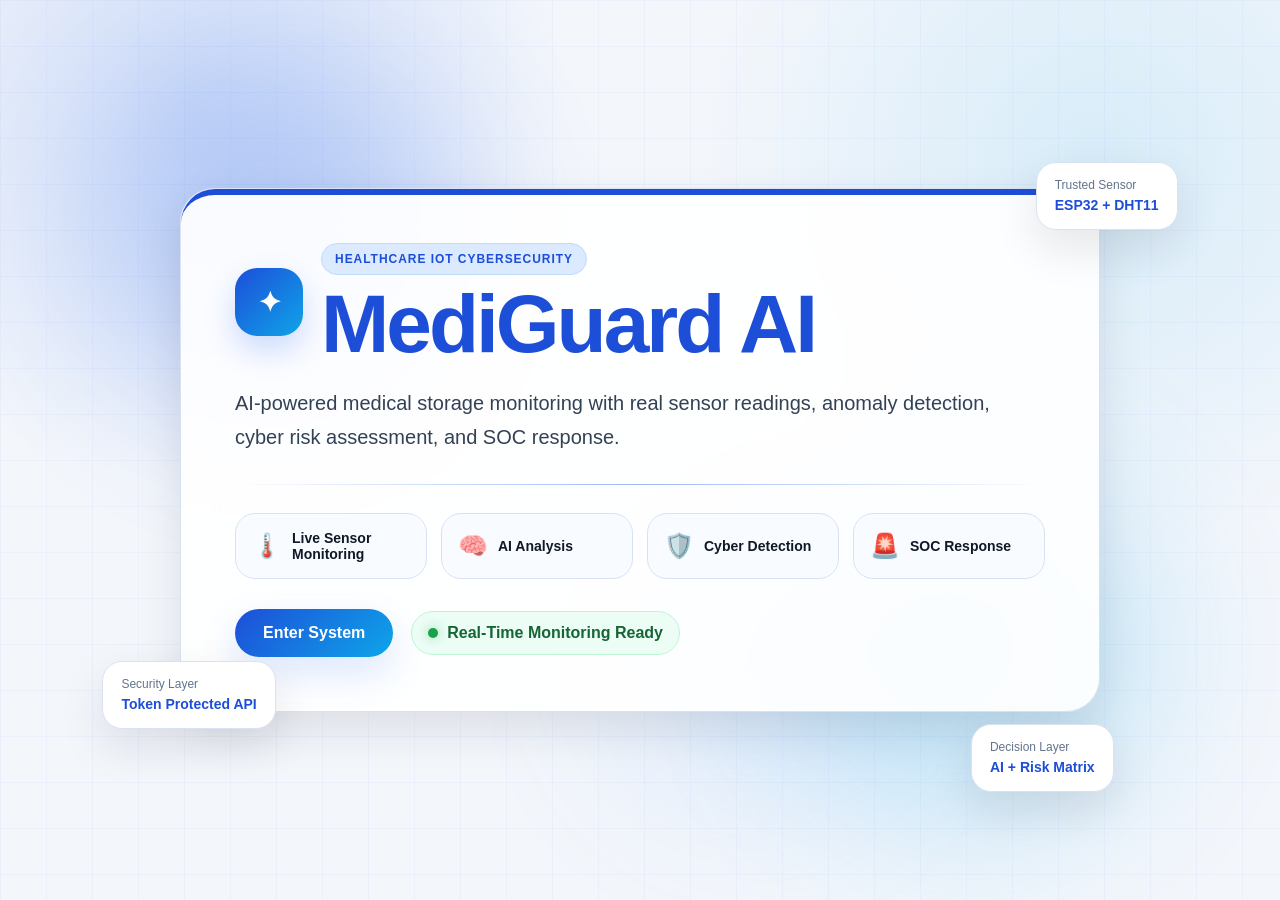
<file: templates/welcome.html>
<!DOCTYPE html>
<html>
<head>
    <title>Welcome to MediGuard AI</title>
    <link rel="stylesheet" href="/static/style.css">
</head>
<body class="welcome-body">

<div class="presentation-bg">
    <div class="bg-grid"></div>
    <div class="glow glow-one"></div>
    <div class="glow glow-two"></div>
    <div class="glow glow-three"></div>
</div>

<div class="welcome-shell">

    <div class="hero-card presentation-enter">

        <div class="hero-top">
            <div class="logo-badge premium-logo">✦</div>
            <div>
                <span class="system-label">Healthcare IoT Cybersecurity</span>
                <h1>MediGuard AI</h1>
            </div>
        </div>

        <p class="hero-subtitle">
            AI-powered medical storage monitoring with real sensor readings,
            anomaly detection, cyber risk assessment, and SOC response.
        </p>

        <div class="hero-divider"></div>

        <div class="feature-strip">
            <div class="feature-pill">
                <span>🌡️</span>
                <b>Live Sensor Monitoring</b>
            </div>

            <div class="feature-pill">
                <span>🧠</span>
                <b>AI Analysis</b>
            </div>

            <div class="feature-pill">
                <span>🛡️</span>
                <b>Cyber Detection</b>
            </div>

            <div class="feature-pill">
                <span>🚨</span>
                <b>SOC Response</b>
            </div>
        </div>

        <div class="hero-action-row">
            <a href="/login" class="start-btn premium-start">
                Enter System
            </a>

            <div class="status-chip">
                <span class="status-dot-live"></span>
                Real-Time Monitoring Ready
            </div>
        </div>

    </div>

    <div class="floating-card floating-card-one">
        <span>Trusted Sensor</span>
        <b>ESP32 + DHT11</b>
    </div>

    <div class="floating-card floating-card-two">
        <span>Security Layer</span>
        <b>Token Protected API</b>
    </div>

    <div class="floating-card floating-card-three">
        <span>Decision Layer</span>
        <b>AI + Risk Matrix</b>
    </div>

</div>

</body>
</html>
</file>
<file: static/style.css>
* {
    box-sizing: border-box;
}

:root {
    --light-bg: #f3f6fb;
    --light-card: #ffffff;
    --light-soft: #eef4ff;
    --light-border: #d9e2f2;

    --dark-bg: #050b18;
    --dark-card: rgba(23, 32, 51, 0.88);
    --dark-border: rgba(148, 163, 184, 0.16);

    --text-dark: #111827;
    --text-muted: #64748b;
    --text-soft: #334155;

    --text-light: #f8fafc;
    --text-light-muted: #94a3b8;
    --text-light-soft: #cbd5e1;

    --blue: #1d4ed8;
    --blue-2: #0ea5e9;
    --green: #16a34a;
    --yellow: #f59e0b;
    --orange: #f97316;
    --red: #dc2626;
    --purple: #6366f1;

    --shadow-light: 0 18px 45px rgba(15, 23, 42, 0.10);
    --shadow-dark: 0 18px 45px rgba(0, 0, 0, 0.28);
}

body {
    margin: 0;
    font-family: Inter, "Segoe UI", Arial, sans-serif;
    background: var(--light-bg);
    color: var(--text-dark);
}

a {
    text-decoration: none;
}

/* =========================
   Shared Background
   ========================= */

.presentation-bg,
.dashboard-bg {
    position: fixed;
    inset: 0;
    overflow: hidden;
    z-index: 0;
    pointer-events: none;
    background:
        radial-gradient(circle at 15% 12%, rgba(37, 99, 235, 0.16), transparent 28%),
        radial-gradient(circle at 86% 18%, rgba(14, 165, 233, 0.12), transparent 30%),
        #f3f6fb;
}

.bg-grid {
    position: absolute;
    inset: 0;
    background-image:
        linear-gradient(rgba(37, 99, 235, 0.08) 1px, transparent 1px),
        linear-gradient(90deg, rgba(37, 99, 235, 0.08) 1px, transparent 1px);
    background-size: 46px 46px;
    opacity: 0.45;
}

.glow,
.dash-glow {
    position: absolute;
    border-radius: 50%;
    filter: blur(80px);
    opacity: 0.22;
}

.glow-one,
.dash-glow-one {
    background: #2563eb;
    width: 360px;
    height: 360px;
    top: 6%;
    left: 8%;
}

.glow-two,
.dash-glow-two {
    background: #0ea5e9;
    width: 360px;
    height: 360px;
    bottom: 8%;
    right: 10%;
}

.glow-three,
.dash-glow-red {
    background: #60a5fa;
    width: 280px;
    height: 280px;
    top: 58%;
    left: 48%;
    opacity: 0.16;
}

/* =========================
   Welcome + Login
   ========================= */

.welcome-body {
    min-height: 100vh;
    background: var(--light-bg);
}

.welcome-shell {
    min-height: 100vh;
    display: grid;
    place-items: center;
    position: relative;
    overflow: hidden;
    padding: 28px;
}

.hero-card,
.login-card {
    width: min(920px, 92%);
    position: relative;
    z-index: 2;
    padding: 54px;
    border-radius: 34px;
    background: rgba(255, 255, 255, 0.92);
    border: 1px solid var(--light-border);
    backdrop-filter: blur(18px);
    box-shadow: var(--shadow-light);
}

.hero-card::before,
.login-card::before {
    content: "";
    position: absolute;
    inset: 0;
    border-radius: 34px;
    border-top: 6px solid var(--blue);
    pointer-events: none;
}

.presentation-enter {
    animation: presentationEnter 0.8s ease forwards;
}

.hero-top {
    display: flex;
    align-items: center;
    gap: 18px;
    margin-bottom: 24px;
}

.logo-badge,
.logo-dot,
.form-badge {
    width: 54px;
    height: 54px;
    margin: 0 auto 18px;
    border-radius: 18px;
    display: grid;
    place-items: center;
    color: white;
    background: linear-gradient(135deg, #1d4ed8, #0ea5e9);
    font-weight: 900;
    box-shadow: 0 14px 30px rgba(37, 99, 235, 0.22);
}

.premium-logo {
    width: 68px;
    height: 68px;
    margin: 0;
    border-radius: 22px;
    font-size: 28px;
}

.system-label,
.page-kicker {
    display: inline-flex;
    align-items: center;
    width: fit-content;
    padding: 8px 13px;
    border-radius: 999px;
    color: var(--blue);
    background: #dbeafe;
    border: 1px solid #bfdbfe;
    font-size: 12px;
    font-weight: 900;
    letter-spacing: 0.08em;
    text-transform: uppercase;
}

.cyber-kicker {
    color: #fecaca;
    background: rgba(239, 68, 68, 0.12);
    border-color: rgba(239, 68, 68, 0.25);
}

.hero-card h1,
.login-card h1 {
    margin: 10px 0 0;
    font-size: clamp(42px, 7vw, 82px);
    letter-spacing: -3px;
    color: var(--blue);
    line-height: 0.95;
}

.hero-subtitle {
    max-width: 780px;
    color: var(--text-soft);
    font-size: 20px;
    line-height: 1.7;
    margin: 0 0 30px;
}

.hero-divider {
    height: 1px;
    width: 100%;
    background: linear-gradient(90deg, transparent, rgba(37, 99, 235, 0.45), transparent);
    margin: 28px 0;
}

.feature-strip {
    display: grid;
    grid-template-columns: repeat(4, 1fr);
    gap: 14px;
    margin-bottom: 30px;
}

.feature-pill {
    padding: 16px;
    border-radius: 20px;
    background: #f8fbff;
    border: 1px solid var(--light-border);
    display: flex;
    align-items: center;
    gap: 10px;
    transition: 0.25s ease;
}

.feature-pill:hover {
    transform: translateY(-5px);
    border-color: #93c5fd;
    box-shadow: 0 18px 40px rgba(37, 99, 235, 0.12);
}

.feature-pill span {
    font-size: 24px;
}

.feature-pill b {
    color: var(--text-dark);
    font-size: 14px;
}

.hero-action-row {
    display: flex;
    align-items: center;
    gap: 18px;
    flex-wrap: wrap;
}

.start-btn {
    display: inline-block;
    padding: 15px 28px;
    color: white;
    background: linear-gradient(135deg, #1d4ed8, #0ea5e9);
    border-radius: 999px;
    font-weight: 900;
    box-shadow: 0 16px 40px rgba(37, 99, 235, 0.18);
    transition: 0.25s;
}

.start-btn:hover {
    transform: translateY(-3px);
}

.status-chip {
    display: inline-flex;
    align-items: center;
    gap: 9px;
    padding: 12px 16px;
    border-radius: 999px;
    background: #ecfdf5;
    border: 1px solid #bbf7d0;
    color: #166534;
    font-weight: 800;
}

.status-dot-live {
    width: 10px;
    height: 10px;
    border-radius: 50%;
    background: var(--green);
    box-shadow: 0 0 12px rgba(22, 163, 74, 0.45);
}

.floating-card {
    position: absolute;
    z-index: 3;
    padding: 15px 18px;
    border-radius: 20px;
    background: white;
    border: 1px solid var(--light-border);
    box-shadow: var(--shadow-light);
    animation: floatCard 4s ease-in-out infinite;
}

.floating-card span {
    display: block;
    color: var(--text-muted);
    font-size: 12px;
    margin-bottom: 4px;
}

.floating-card b {
    color: var(--blue);
    font-size: 14px;
}

.floating-card-one {
    top: 18%;
    right: 8%;
}

.floating-card-two {
    bottom: 19%;
    left: 8%;
    animation-delay: 0.6s;
}

.floating-card-three {
    bottom: 12%;
    right: 13%;
    animation-delay: 1.1s;
}

.login-card {
    width: min(560px, 94%);
    padding: 42px;
}

.login-header {
    text-align: center;
    margin-bottom: 26px;
}

.login-header .system-label {
    margin: 0 auto;
}

.login-card h1 {
    font-size: clamp(34px, 5vw, 54px);
    letter-spacing: -1.5px;
}

.login-card p {
    color: var(--text-muted);
    line-height: 1.6;
    margin: 12px 0 0;
}

.login-form label,
label {
    display: block;
    margin: 14px 0 8px;
    color: var(--text-dark);
    font-weight: 900;
}

.input-wrap {
    display: flex;
    align-items: center;
    gap: 12px;
    border-radius: 16px;
    border: 1px solid var(--light-border);
    background: white;
    padding: 0 13px;
    transition: 0.25s ease;
}

.input-wrap:focus-within {
    border-color: var(--blue);
    box-shadow: 0 0 0 4px rgba(37, 99, 235, 0.10);
}

.input-wrap input {
    width: 100%;
    border: none;
    box-shadow: none;
    background: transparent;
    padding: 14px 0;
    color: var(--text-dark);
}

input,
select {
    width: 100%;
    padding: 13px;
    border-radius: 14px;
    border: 1px solid var(--light-border);
    background: white;
    color: var(--text-dark);
}

input:focus,
select:focus,
.input-wrap input:focus {
    outline: none;
}

.form-actions {
    display: flex;
    gap: 10px;
    margin-top: 22px;
}

.role-cards {
    margin-top: 24px;
    display: grid;
    grid-template-columns: 1fr 1fr;
    gap: 14px;
}

.role-card {
    display: flex;
    gap: 12px;
    align-items: center;
    padding: 16px;
    border-radius: 20px;
    background: #f8fbff;
    border: 1px solid var(--light-border);
    transition: 0.25s ease;
}

.role-card:hover {
    transform: translateY(-4px);
}

.role-card span {
    font-size: 26px;
}

.role-card b {
    color: var(--text-dark);
}

.role-card p {
    margin: 3px 0;
    font-size: 13px;
    color: var(--text-muted);
}

.role-card small {
    color: var(--blue);
    font-weight: 800;
}

.error-box {
    background: #fee2e2;
    color: #991b1b;
    border: 1px solid #fecaca;
    padding: 12px 14px;
    border-radius: 14px;
    margin-bottom: 16px;
    font-weight: 800;
}

/* =========================
   Layout
   ========================= */

.app-layout {
    min-height: 100vh;
    display: grid;
    grid-template-columns: 260px 1fr;
    position: relative;
    z-index: 1;
}

.sidebar {
    background: rgba(255, 255, 255, 0.94);
    border-right: 1px solid var(--light-border);
    padding: 26px;
    position: sticky;
    top: 0;
    height: 100vh;
    backdrop-filter: blur(18px);
    box-shadow: 14px 0 45px rgba(15, 23, 42, 0.08);
}

.side-logo {
    display: flex;
    align-items: center;
    gap: 12px;
    margin-bottom: 35px;
}

.side-logo .logo-dot {
    width: 42px;
    height: 42px;
    margin: 0;
}

.side-logo h2 {
    margin: 0;
    color: var(--blue);
}

.side-logo span {
    color: var(--text-muted);
    font-size: 12px;
    font-weight: 800;
}

.sidebar nav {
    display: grid;
    gap: 10px;
}

.sidebar nav a {
    color: var(--text-muted);
    padding: 13px 14px;
    border-radius: 14px;
    font-weight: 800;
    transition: 0.25s ease;
    border: 1px solid transparent;
}

.sidebar nav a.active,
.sidebar nav a:hover {
    color: var(--blue);
    background: #dbeafe;
    border-color: #bfdbfe;
    transform: translateX(4px);
}

.side-note {
    position: absolute;
    bottom: 26px;
    left: 26px;
    right: 26px;
    padding: 16px;
    border-radius: 18px;
    background: #f8fbff;
    border: 1px solid var(--light-border);
}

.side-note span {
    display: block;
    color: var(--text-muted);
    font-size: 13px;
    margin-bottom: 6px;
}

.side-note b {
    color: var(--blue);
}

.main-content {
    padding: 32px;
    overflow-x: hidden;
}

.page-enter,
.animated-panel,
.stat-card {
    animation: dashboardRise 0.55s ease both;
}

.topbar {
    display: flex;
    justify-content: space-between;
    align-items: center;
    margin-bottom: 26px;
}

.topbar h1 {
    margin: 8px 0 0;
    font-size: 38px;
    letter-spacing: -1.4px;
    color: var(--blue);
}

.topbar p {
    margin: 8px 0 0;
    color: var(--text-muted);
}

.top-actions {
    display: flex;
    gap: 10px;
}

/* Buttons */
.btn-primary,
.btn-secondary,
.btn-alert-sound {
    border: none;
    border-radius: 999px;
    padding: 12px 18px;
    font-weight: 900;
    cursor: pointer;
    display: inline-block;
    transition: 0.25s ease;
}

.btn-primary,
.btn-alert-sound,
.start-btn {
    background: linear-gradient(135deg, #1d4ed8, #0ea5e9);
    color: white;
    box-shadow: 0 16px 38px rgba(37, 99, 235, 0.16);
}

.btn-alert-sound {
    margin-top: 14px;
}

.btn-secondary {
    background: white;
    color: var(--blue);
    border: 1px solid var(--light-border);
}

.btn-primary:hover,
.btn-secondary:hover,
.btn-alert-sound:hover {
    transform: translateY(-3px);
}

/* Stats */
.stats-grid {
    display: grid;
    grid-template-columns: repeat(4, minmax(150px, 1fr));
    gap: 16px;
    margin-bottom: 24px;
}

.stat-card {
    padding: 20px;
    border-radius: 22px;
    background: white;
    border: 1px solid var(--light-border);
    box-shadow: var(--shadow-light);
    border-left: 5px solid var(--blue);
    position: relative;
    overflow: hidden;
    transition: 0.25s ease;
}

.stat-card:hover {
    transform: translateY(-5px);
    border-color: #93c5fd;
}

.stat-card span {
    color: var(--text-muted);
    font-size: 13px;
    font-weight: 900;
}

.stat-card h2 {
    font-size: 34px;
    margin: 10px 0 0;
    color: var(--blue);
}

.stat-card.tone-success,
.stat-card.success {
    border-left-color: var(--green);
    background: linear-gradient(135deg, rgba(22, 163, 74, 0.18), rgba(255, 255, 255, 0.96));
    box-shadow: 0 18px 40px rgba(22, 163, 74, 0.12);
    animation: statusPulseGreen 2.4s ease-in-out infinite alternate;
    color: var(--green);
}

.stat-card.tone-warning,
.stat-card.warning {
    border-left-color: var(--yellow);
    background: linear-gradient(135deg, rgba(245, 158, 11, 0.18), rgba(255, 255, 255, 0.96));
    box-shadow: 0 18px 40px rgba(245, 158, 11, 0.10);
    animation: statusPulseYellow 2.4s ease-in-out infinite alternate;
    color: #b45309;
}

.stat-card.tone-danger,
.stat-card.danger {
    border-left-color: var(--red);
    background: linear-gradient(135deg, rgba(220, 38, 38, 0.18), rgba(255, 255, 255, 0.96));
    box-shadow: 0 18px 40px rgba(220, 38, 38, 0.12);
    animation: statusPulseRed 2.4s ease-in-out infinite alternate;
    color: var(--red);
}

.stat-card.tone-cyan {
    border-left-color: var(--blue-2);
    background: linear-gradient(135deg, rgba(14, 165, 233, 0.16), rgba(255, 255, 255, 0.96));
    box-shadow: 0 18px 40px rgba(14, 165, 233, 0.10);
    animation: statusPulseCyan 2.6s ease-in-out infinite alternate;
    color: var(--blue-2);
}

.stat-card.tone-environment-critical {
    border-left-color: var(--orange);
    background: linear-gradient(135deg, rgba(249, 115, 22, 0.18), rgba(255, 255, 255, 0.96));
    box-shadow: 0 18px 40px rgba(249, 115, 22, 0.12);
    animation: statusPulseOrange 2.2s ease-in-out infinite alternate;
    color: var(--orange);
}

.stat-card.tone-live {
    border-left-color: var(--green);
    background: linear-gradient(135deg, rgba(34, 197, 94, 0.18), rgba(255, 255, 255, 0.96));
    box-shadow: 0 18px 40px rgba(34, 197, 94, 0.12);
    animation: liveBreathingPulse 2.4s ease-in-out infinite alternate;
    color: var(--green);
}

.stat-card.tone-stale {
    border-left-color: var(--yellow);
    background: linear-gradient(135deg, rgba(245, 158, 11, 0.14), rgba(255, 255, 255, 0.96));
    box-shadow: 0 18px 40px rgba(245, 158, 11, 0.10);
    animation: statusPulseYellow 2.6s ease-in-out infinite alternate;
    color: #b45309;
}

.stat-card.tone-offline {
    border-left-color: var(--red);
    background: linear-gradient(135deg, rgba(220, 38, 38, 0.14), rgba(255, 255, 255, 0.96));
    box-shadow: 0 18px 40px rgba(220, 38, 38, 0.12);
    animation: statusPulseRed 1.8s ease-in-out infinite alternate;
    color: var(--red);
}

.stat-card.tone-security-alert {
    border-left-color: var(--red);
    background: linear-gradient(135deg, rgba(220, 38, 38, 0.20), rgba(255, 255, 255, 0.96));
    box-shadow: 0 18px 40px rgba(220, 38, 38, 0.14);
    animation: statusPulseRed 1.5s ease-in-out infinite alternate;
    color: var(--red);
}

.stat-card.tone-success h2,
.stat-card.tone-warning h2,
.stat-card.tone-danger h2,
.stat-card.tone-cyan h2,
.stat-card.tone-environment-critical h2,
.stat-card.tone-live h2,
.stat-card.tone-stale h2,
.stat-card.tone-offline h2,
.stat-card.tone-security-alert h2 {
    color: inherit;
}

.stat-card.tone-success span,
.stat-card.tone-warning span,
.stat-card.tone-danger span,
.stat-card.tone-cyan span,
.stat-card.tone-environment-critical span,
.stat-card.tone-live span,
.stat-card.tone-stale span,
.stat-card.tone-offline span,
.stat-card.tone-security-alert span {
    color: var(--text-soft);
}

@keyframes statusPulseGreen {
    0% {
        box-shadow: 0 0 0 rgba(22, 163, 74, 0.0), 0 18px 40px rgba(22, 163, 74, 0.08);
    }
    100% {
        box-shadow: 0 0 22px rgba(22, 163, 74, 0.18), 0 18px 40px rgba(22, 163, 74, 0.14);
    }
}

@keyframes statusPulseYellow {
    0% {
        box-shadow: 0 0 0 rgba(245, 158, 11, 0.0), 0 18px 40px rgba(245, 158, 11, 0.06);
    }
    100% {
        box-shadow: 0 0 22px rgba(245, 158, 11, 0.18), 0 18px 40px rgba(245, 158, 11, 0.12);
    }
}

@keyframes statusPulseRed {
    0% {
        box-shadow: 0 0 0 rgba(220, 38, 38, 0.0), 0 18px 40px rgba(220, 38, 38, 0.08);
    }
    100% {
        box-shadow: 0 0 22px rgba(220, 38, 38, 0.18), 0 18px 40px rgba(220, 38, 38, 0.14);
    }
}

@keyframes statusPulseCyan {
    0% {
        box-shadow: 0 0 0 rgba(14, 165, 233, 0.0), 0 18px 40px rgba(14, 165, 233, 0.07);
    }
    100% {
        box-shadow: 0 0 22px rgba(14, 165, 233, 0.18), 0 18px 40px rgba(14, 165, 233, 0.12);
    }
}

@keyframes statusPulseOrange {
    0% {
        box-shadow: 0 0 0 rgba(249, 115, 22, 0.0), 0 18px 40px rgba(249, 115, 22, 0.07);
    }
    100% {
        box-shadow: 0 0 22px rgba(249, 115, 22, 0.16), 0 18px 40px rgba(249, 115, 22, 0.12);
    }
}

@keyframes liveBreathingPulse {
    0% {
        box-shadow: 0 0 0 rgba(34, 197, 94, 0.0), 0 18px 40px rgba(34, 197, 94, 0.08);
        transform: translateY(0);
    }
    50% {
        box-shadow: 0 0 16px rgba(34, 197, 94, 0.16), 0 18px 40px rgba(34, 197, 94, 0.12);
    }
    100% {
        box-shadow: 0 0 22px rgba(34, 197, 94, 0.22), 0 18px 40px rgba(34, 197, 94, 0.16);
        transform: translateY(-1px);
    }
}

/* Panels */
.panel {
    margin-bottom: 24px;
    padding: 22px;
    border-radius: 26px;
    background: white;
    border: 1px solid var(--light-border);
    box-shadow: var(--shadow-light);
}

.panel-head {
    display: flex;
    justify-content: space-between;
    margin-bottom: 16px;
}

.panel-head h2 {
    margin: 0;
    color: var(--blue);
}

.panel-head p {
    margin: 8px 0 0;
    color: var(--text-muted);
}

/* Tables */
.table-wrap {
    overflow-x: auto;
    border-radius: 18px;
}

#deviceEventsPanel .table-wrap {
    max-height: 360px;
    overflow-y: auto;
}

.matrix-toolbar {
    display: flex;
    justify-content: flex-end;
    margin: 14px 0 10px;
}

.matrix-filter-group {
    display: flex;
    flex-wrap: wrap;
    gap: 8px;
}

.matrix-filter {
    border: 1px solid var(--light-border);
    background: rgba(15, 23, 42, 0.92);
    color: var(--text-light-soft);
    border-radius: 999px;
    padding: 7px 10px;
    font-size: 12px;
    font-weight: 700;
    cursor: pointer;
    transition: 0.2s ease;
}

.matrix-filter:hover {
    filter: brightness(1.08);
}

.matrix-filter[data-filter="all"] {
    border-color: rgba(96, 165, 250, 0.75);
    color: #93c5fd;
}

.matrix-filter[data-filter="all"].active {
    background: #2563eb;
    border-color: #60a5fa;
    color: #ffffff;
}

.matrix-filter[data-filter="active"] {
    border-color: rgba(248, 113, 113, 0.75);
    color: #fca5a5;
}

.matrix-filter[data-filter="active"].active {
    background: #dc2626;
    border-color: #f87171;
    color: #ffffff;
}

.matrix-filter[data-filter="resolved"] {
    border-color: rgba(74, 222, 128, 0.75);
    color: #86efac;
}

.matrix-filter[data-filter="resolved"].active {
    background: #16a34a;
    border-color: #4ade80;
    color: #ffffff;
}

.matrix-filter[data-filter="inactive"] {
    border-color: rgba(148, 163, 184, 0.9);
    color: #cbd5e1;
}

.matrix-filter[data-filter="inactive"].active {
    background: #64748b;
    border-color: #cbd5e1;
    color: #ffffff;
}

.matrix-filter[data-filter="high"] {
    border-color: rgba(251, 146, 60, 0.8);
    color: #fdba74;
}

.matrix-filter[data-filter="high"].active {
    background: #f97316;
    border-color: #fdba74;
    color: #ffffff;
}

.matrix-filter[data-filter="untested"] {
    border-color: rgba(251, 191, 36, 0.85);
    color: #fcd34d;
}

.matrix-filter[data-filter="untested"].active {
    background: #f59e0b;
    border-color: #fcd34d;
    color: #ffffff;
}

.matrix-filter[data-filter="failed"] {
    border-color: rgba(248, 113, 113, 0.8);
    color: #fca5a5;
}

.matrix-filter[data-filter="failed"].active {
    background: #dc2626;
    border-color: #f87171;
    color: #ffffff;
}

table {
    width: 100%;
    min-width: 1280px;
    border-collapse: collapse;
}

th {
    color: var(--blue);
    text-align: left;
    padding: 14px;
    font-size: 13px;
    border-bottom: 1px solid var(--light-border);
    background: #eef4ff;
    white-space: nowrap;
}

.matrix-group-header th {
    background: rgba(96, 165, 250, 0.08);
    border-top: 1px solid rgba(96, 165, 250, 0.28);
    border-bottom: 1px solid rgba(96, 165, 250, 0.28);
    color: var(--text-strong);
    font-size: 12px;
    letter-spacing: 0.08em;
    text-transform: uppercase;
}

td {
    padding: 14px;
    border-bottom: 1px solid var(--light-border);
    color: var(--text-soft);
    vertical-align: top;
}

tr {
    transition: 0.25s ease;
}

tr:hover td {
    background: #f8fbff;
}

/* Badges */
.badge {
    padding: 7px 11px;
    border-radius: 999px;
    font-size: 12px;
    font-weight: 900;
    white-space: nowrap;
    display: inline-block;
}

.badge.green {
    background: #dcfce7;
    color: #166534;
    border: 1px solid #bbf7d0;
}

.badge.yellow {
    background: #fef3c7;
    color: #92400e;
    border: 1px solid #fde68a;
}

.badge.orange {
    background: #ffedd5;
    color: #9a4d00;
    border: 1px solid #fdba74;
}

.badge.red {
    background: #fee2e2;
    color: #991b1b;
    border: 1px solid #fecaca;
    animation: none;
}

.badge.blue {
    background: #dbeafe;
    color: #1d4ed8;
    border: 1px solid #bfdbfe;
}

.badge.cyan {
    background: #cffafe;
    color: #0f766e;
    border: 1px solid #a5f3fc;
}

.badge.purple {
    background: #ede9fe;
    color: #4c1d95;
    border: 1px solid #c4b5fd;
}

.badge.gray {
    background: #f1f5f9;
    color: #475569;
    border: 1px solid #e2e8f0;
}

/* Controls */
.control-buttons {
    display: flex;
    gap: 6px;
    flex-wrap: wrap;
}

.mini-btn {
    padding: 8px 11px;
    border-radius: 999px;
    color: white;
    font-size: 12px;
    font-weight: 900;
    display: inline-block;
    transition: 0.22s ease;
}

.mini-btn:hover {
    transform: translateY(-2px);
}

.mini-btn.safe {
    background: var(--green);
}

.mini-btn.warning {
    background: var(--yellow);
    color: #111827;
}

.mini-btn.critical {
    background: var(--red);
    color: white;
}

.mini-btn.delete {
    background: #64748b;
}

.note {
    padding: 16px;
    border-radius: 18px;
    color: var(--text-muted);
    background: white;
    border: 1px solid var(--light-border);
    box-shadow: var(--shadow-light);
}

.empty {
    padding: 35px;
    text-align: center;
    color: var(--text-muted);
}

/* Secure audit verification */
.verify-main {
    max-width: 1280px;
}

.metrics-grid {
    display: grid;
    grid-template-columns: repeat(5, minmax(140px, 1fr));
    gap: 14px;
    margin-bottom: 24px;
}

.metric-card {
    padding: 18px;
    border: 1px solid var(--dark-border);
    border-radius: 12px;
    background: var(--dark-card);
    box-shadow: var(--shadow-dark);
}

.metric-card h3 {
    margin: 0;
    color: #cbd5e1;
    font-size: 13px;
}

.metric-card p {
    margin: 9px 0 0;
    color: #f8fafc;
    font-size: 22px;
    font-weight: 900;
}

.status-alert {
    display: flex;
    align-items: center;
    justify-content: space-between;
    gap: 18px;
    margin-bottom: 24px;
    padding: 18px 20px;
    border-radius: 12px;
}

.status-alert h2 {
    margin: 0;
    font-size: 20px;
}

.status-alert p {
    margin: 7px 0 0;
}

.status-valid {
    color: #dcfce7;
    background: rgba(22, 101, 52, 0.32);
    border: 1px solid rgba(74, 222, 128, 0.3);
}

.status-tampered {
    color: #fee2e2;
    background: rgba(127, 29, 29, 0.42);
    border: 1px solid rgba(248, 113, 113, 0.35);
}

.status-mark {
    display: grid;
    width: 42px;
    height: 42px;
    flex: 0 0 42px;
    place-items: center;
    border-radius: 10px;
    color: #f8fafc;
    background: rgba(255, 255, 255, 0.14);
    font-weight: 900;
}

.section > h2 {
    margin-top: 0;
    color: #f8fafc;
}

.details-table {
    min-width: 0;
}

.btn-row {
    display: flex;
    flex-wrap: wrap;
    gap: 10px;
    margin-top: 4px;
}

.console-grid {
    display: grid;
    grid-template-columns: repeat(2, minmax(0, 1fr));
    gap: 24px;
    margin-bottom: 24px;
}

.console-meta-grid {
    display: grid;
    grid-template-columns: repeat(2, minmax(0, 1fr));
    gap: 16px;
}

.console-kv {
    padding: 16px;
    border-radius: 18px;
    background: rgba(148, 163, 184, 0.06);
    border: 1px solid var(--light-border);
    min-height: 88px;
}

.console-kv span {
    display: block;
    color: var(--text-muted);
    font-size: 12px;
    font-weight: 900;
    letter-spacing: 0.05em;
    text-transform: uppercase;
    margin-bottom: 8px;
}

.console-kv b {
    color: var(--text-dark);
    font-size: 16px;
    line-height: 1.4;
}

.console-kv.tone-success,
.console-kv.tone-warning,
.console-kv.tone-danger,
.console-kv.tone-cyan,
.console-kv.tone-environment-critical,
.console-kv.tone-live,
.console-kv.tone-stale,
.console-kv.tone-offline,
.console-kv.tone-security-alert {
    border-left: 4px solid transparent;
    transition: border-color 0.25s ease, background 0.25s ease, box-shadow 0.25s ease;
}

.console-kv.tone-success {
    border-left-color: var(--green);
    background: rgba(22, 163, 74, 0.08);
}

.console-kv.tone-success b {
    color: var(--green);
}

.value-status {
    transition: color 0.25s ease, text-shadow 0.25s ease, transform 0.25s ease;
}

.value-status.state-success {
    color: #38d996 !important;
    text-shadow: 0 0 10px rgba(56, 217, 150, 0.15);
}

.value-status.state-warning {
    color: #f4b740 !important;
    text-shadow: 0 0 10px rgba(244, 183, 64, 0.15);
}

.value-status.state-danger {
    color: #ff575f !important;
    text-shadow: 0 0 10px rgba(255, 87, 95, 0.20);
}

.value-status.state-info {
    color: #49c7ff !important;
    text-shadow: 0 0 10px rgba(73, 199, 255, 0.18);
}

.value-status.state-neutral {
    color: var(--text-soft) !important;
}

.value-status.update-flash {
    animation: valueStatusFlash 0.8s ease-out;
}

.console-kv.state-success b,
.stat-card.state-success h2 {
    color: var(--green);
}

.console-kv.tone-warning {
    border-left-color: var(--yellow);
    background: rgba(245, 158, 11, 0.08);
}

.console-kv.tone-warning b {
    color: #b45309;
}

.console-kv.state-warning b,
.stat-card.state-warning h2 {
    color: #b45309;
}

.console-kv.tone-danger {
    border-left-color: var(--red);
    background: rgba(220, 38, 38, 0.08);
}

.console-kv.tone-danger b {
    color: var(--red);
}

.console-kv.state-danger b,
.stat-card.state-danger h2 {
    color: var(--red);
}

.console-kv.tone-cyan {
    border-left-color: var(--blue-2);
    background: rgba(14, 165, 233, 0.08);
}

.console-kv.tone-cyan b {
    color: var(--blue-2);
}

.console-kv.state-info b,
.stat-card.state-info h2 {
    color: var(--blue-2);
}

.console-kv.tone-environment-critical {
    border-left-color: var(--orange);
    background: rgba(249, 115, 22, 0.08);
}

.console-kv.tone-environment-critical b {
    color: var(--orange);
}

.console-kv.state-neutral b,
.stat-card.state-neutral h2 {
    color: var(--text-soft);
}

.console-kv.tone-live {
    border-left-color: var(--green);
    background: rgba(34, 197, 94, 0.08);
}

.console-kv.tone-live b {
    color: var(--green);
}

.console-kv.tone-stale {
    border-left-color: var(--yellow);
    background: rgba(245, 158, 11, 0.08);
}

.console-kv.tone-stale b {
    color: #b45309;
}

.console-kv.tone-offline {
    border-left-color: var(--red);
    background: rgba(220, 38, 38, 0.08);
}

.console-kv.tone-offline b {
    color: var(--red);
}

.console-kv.tone-security-alert {
    border-left-color: var(--red);
    background: rgba(220, 38, 38, 0.08);
}

.console-kv.tone-security-alert b {
    color: var(--red);
}

.console-json {
    margin: 0;
    padding: 18px;
    border-radius: 18px;
    background: #0f172a;
    border: 1px solid rgba(148, 163, 184, 0.18);
    color: #e2e8f0;
    font-family: Consolas, "Courier New", monospace;
    font-size: 13px;
    line-height: 1.6;
    overflow-x: auto;
    white-space: pre-wrap;
    word-break: break-word;
}

/* =========================
   SOC Dark Theme
   ========================= */

body:has(.soc-sidebar) {
    background: var(--dark-bg);
    color: var(--text-light);
}

body:has(.soc-sidebar) .dashboard-bg {
    background:
        radial-gradient(circle at 15% 12%, rgba(56, 189, 248, 0.18), transparent 28%),
        radial-gradient(circle at 82% 70%, rgba(239, 68, 68, 0.12), transparent 34%),
        #050b18;
}

body:has(.soc-sidebar) .bg-grid {
    background-image:
        linear-gradient(rgba(56, 189, 248, 0.07) 1px, transparent 1px),
        linear-gradient(90deg, rgba(56, 189, 248, 0.07) 1px, transparent 1px);
    opacity: 0.6;
}

body:has(.soc-sidebar) .sidebar {
    background: rgba(12, 18, 32, 0.95);
    border-right: 1px solid rgba(239, 68, 68, 0.18);
    box-shadow: 14px 0 45px rgba(0, 0, 0, 0.28);
}

body:has(.soc-sidebar) .side-logo h2,
body:has(.soc-sidebar) .topbar h1,
body:has(.soc-sidebar) .panel-head h2,
body:has(.soc-sidebar) .stat-card h2 {
    color: #f8fafc;
}

body:has(.soc-sidebar) .side-logo span {
    color: #7dd3fc;
}

body:has(.soc-sidebar) .topbar p,
body:has(.soc-sidebar) .panel-head p,
body:has(.soc-sidebar) .side-note span,
body:has(.soc-sidebar) .note,
body:has(.soc-sidebar) td {
    color: #cbd5e1;
}

body:has(.soc-sidebar) .sidebar nav a {
    color: #94a3b8;
}

body:has(.soc-sidebar) .sidebar nav a.active,
body:has(.soc-sidebar) .sidebar nav a:hover {
    color: #e5e7eb;
    background: rgba(56, 189, 248, 0.12);
    border-color: rgba(56, 189, 248, 0.22);
}

body:has(.soc-sidebar) .side-note,
body:has(.soc-sidebar) .panel,
body:has(.soc-sidebar) .stat-card,
body:has(.soc-sidebar) .note {
    background: rgba(23, 32, 51, 0.88);
    border: 1px solid rgba(148, 163, 184, 0.16);
    box-shadow: var(--shadow-dark);
}

body:has(.soc-sidebar) .console-kv {
    background: rgba(148, 163, 184, 0.05);
    border-color: rgba(148, 163, 184, 0.14);
}

body:has(.soc-sidebar) .console-kv span {
    color: #93c5fd;
}

body:has(.soc-sidebar) .console-kv b {
    color: #f8fafc;
}

body:has(.soc-sidebar) .console-json {
    background: rgba(15, 23, 42, 0.92);
    border-color: rgba(148, 163, 184, 0.18);
}

body:has(.soc-sidebar) th {
    color: #a5b4fc;
    background: rgba(15, 23, 42, 0.95);
    border-bottom: 1px solid rgba(148, 163, 184, 0.18);
}

body:has(.soc-sidebar) td {
    border-bottom: 1px solid rgba(148, 163, 184, 0.13);
}

body:has(.soc-sidebar) tr:hover td {
    background: rgba(56, 189, 248, 0.06);
}

body:has(.soc-sidebar) .btn-secondary {
    background: rgba(23, 32, 51, 0.82);
    color: #e5e7eb;
    border: 1px solid rgba(148, 163, 184, 0.2);
}

body:has(.soc-sidebar) .badge.green {
    background: rgba(34, 197, 94, 0.14);
    color: #4ade80;
    border: 1px solid rgba(34, 197, 94, 0.2);
}

body:has(.soc-sidebar) .badge.yellow {
    background: rgba(245, 158, 11, 0.14);
    color: #fbbf24;
    border: 1px solid rgba(245, 158, 11, 0.2);
}

body:has(.soc-sidebar) .badge.orange {
    background: rgba(249, 115, 22, 0.14);
    color: #fdba74;
    border: 1px solid rgba(249, 115, 22, 0.22);
}

body:has(.soc-sidebar) .badge.red {
    background: rgba(239, 68, 68, 0.14);
    color: #f87171;
    border: 1px solid rgba(239, 68, 68, 0.2);
}

body:has(.soc-sidebar) .badge.purple {
    background: rgba(99, 102, 241, 0.16);
    color: #c4b5fd;
    border: 1px solid rgba(139, 92, 246, 0.28);
}

body:has(.soc-sidebar) .badge.gray {
    background: rgba(148, 163, 184, 0.14);
    color: #cbd5e1;
    border: 1px solid rgba(148, 163, 184, 0.18);
}

/* =========================
   Device Console Live Updates
   ========================= */

.live-indicator {
    display: inline-flex;
    align-items: center;
    gap: 8px;
    padding: 8px 12px;
    border-radius: 999px;
    background: rgba(15, 23, 42, 0.16);
    border: 1px solid rgba(148, 163, 184, 0.22);
    color: #cbd5e1;
    font-size: 12px;
    font-weight: 900;
    letter-spacing: 0.12em;
    text-transform: uppercase;
}

.live-dot,
.mini-live-indicator {
    width: 8px;
    height: 8px;
    border-radius: 50%;
    display: inline-block;
    background: var(--green);
    box-shadow: 0 0 0 0 rgba(34, 197, 94, 0.4);
}

.live-active .live-dot,
.mini-live-indicator {
    animation: livePulse 1.8s ease-in-out infinite;
}

.live-paused .live-dot {
    background: var(--yellow);
    box-shadow: none;
    animation: none;
}

.panel-side-indicator {
    display: inline-flex;
    align-items: center;
    gap: 8px;
    color: #cbd5e1;
    font-size: 12px;
    font-weight: 800;
    letter-spacing: 0.08em;
    text-transform: uppercase;
}

.alert-banner {
    margin-bottom: 18px;
    padding: 14px 18px;
    border-radius: 16px;
    border: 1px solid rgba(148, 163, 184, 0.18);
    background: rgba(23, 32, 51, 0.92);
    color: #f8fafc;
    box-shadow: var(--shadow-dark);
    animation: bannerIn 0.35s ease-out;
}

.alert-banner.hidden {
    display: none;
}

.alert-banner.cyber {
    border-color: rgba(248, 113, 113, 0.4);
    background: linear-gradient(135deg, rgba(127, 29, 29, 0.55), rgba(185, 28, 28, 0.45));
}

.alert-banner.environment {
    border-color: rgba(251, 191, 36, 0.4);
    background: linear-gradient(135deg, rgba(146, 64, 14, 0.42), rgba(251, 146, 60, 0.32));
}

.alert-banner.warning {
    border-color: rgba(96, 165, 250, 0.4);
    background: linear-gradient(135deg, rgba(30, 64, 175, 0.4), rgba(14, 165, 233, 0.3));
}

.alert-banner-title {
    display: block;
    font-size: 12px;
    letter-spacing: 0.14em;
    text-transform: uppercase;
    color: #e2e8f0;
    margin-bottom: 4px;
    font-weight: 900;
}

.alert-banner-message {
    font-size: 15px;
    font-weight: 800;
}

.toast-container {
    position: fixed;
    top: 24px;
    right: 24px;
    z-index: 9999;
    display: flex;
    flex-direction: column;
    gap: 10px;
    max-width: 380px;
    pointer-events: none;
}

.toast {
    border-radius: 14px;
    padding: 14px 16px;
    background: rgba(23, 32, 51, 0.96);
    border: 1px solid rgba(148, 163, 184, 0.18);
    box-shadow: var(--shadow-dark);
    color: #f8fafc;
    animation: toastIn 0.25s ease-out;
    pointer-events: auto;
}

.toast-header {
    display: flex;
    align-items: center;
    justify-content: space-between;
    gap: 12px;
    margin-bottom: 4px;
}

.toast-title {
    font-size: 12px;
    font-weight: 900;
    letter-spacing: 0.08em;
    text-transform: uppercase;
}

.toast-text {
    font-size: 14px;
    line-height: 1.5;
    color: #e2e8f0;
}

.toast.warning {
    border-left: 4px solid #fbbf24;
    background: linear-gradient(135deg, rgba(120, 53, 15, 0.78), rgba(23, 32, 51, 0.96));
}

.toast.cyber {
    border-left: 4px solid #f87171;
    background: linear-gradient(135deg, rgba(127, 29, 29, 0.8), rgba(23, 32, 51, 0.96));
}

.toast.system {
    border-left: 4px solid #60a5fa;
    background: linear-gradient(135deg, rgba(30, 64, 175, 0.5), rgba(23, 32, 51, 0.96));
}

.toast.success {
    border-left: 4px solid #4ade80;
    background: linear-gradient(135deg, rgba(20, 83, 45, 0.56), rgba(23, 32, 51, 0.96));
}

.console-kv.update-flash,
.stat-card.update-flash,
.panel.update-flash,
.console-json.update-flash {
    animation: fieldFlash 0.9s ease-out;
}

.stat-card {
    transition: transform 0.22s ease, border-color 0.22s ease, box-shadow 0.22s ease;
}

.stat-card:hover,
.panel:hover {
    transform: translateY(-2px);
    border-color: rgba(96, 165, 250, 0.35);
}

.top-actions .btn-secondary,
.top-actions .btn-primary,
.top-actions .btn-alert-sound {
    transition: transform 0.18s ease, border-color 0.18s ease, background 0.18s ease;
}

.top-actions .btn-secondary:hover {
    transform: translateY(-2px);
    border-color: rgba(96, 165, 250, 0.45);
}

.device-events-row {
    transition: transform 0.25s ease, background 0.25s ease, box-shadow 0.25s ease;
}

.device-events-row.new-event {
    animation: eventSlideIn 0.35s ease-out;
}

.device-events-row.latest-event {
    box-shadow: inset 0 0 0 1px rgba(96, 165, 250, 0.34);
    background: rgba(96, 165, 250, 0.045);
}

body:has(.soc-sidebar) .console-kv {
    background: rgba(148, 163, 184, 0.05);
    border-color: rgba(148, 163, 184, 0.14);
}

body:has(.soc-sidebar) .console-kv span {
    color: #93c5fd;
}

body:has(.soc-sidebar) .console-kv b {
    color: #f8fafc;
}

body:has(.soc-sidebar) .console-json {
    background: rgba(15, 23, 42, 0.92);
    border-color: rgba(148, 163, 184, 0.18);
}

body:has(.soc-sidebar) .live-indicator {
    background: rgba(15, 23, 42, 0.32);
    border-color: rgba(148, 163, 184, 0.2);
}

body:has(.soc-sidebar) .panel-side-indicator {
    color: #cbd5e1;
}

body:has(.soc-sidebar) .alert-banner {
    background: rgba(23, 32, 51, 0.88);
}

@keyframes livePulse {
    0% {
        box-shadow: 0 0 0 0 rgba(34, 197, 94, 0.38);
    }
    70% {
        box-shadow: 0 0 0 8px rgba(34, 197, 94, 0);
    }
    100% {
        box-shadow: 0 0 0 0 rgba(34, 197, 94, 0);
    }
}

@keyframes toastIn {
    from {
        opacity: 0;
        transform: translateX(18px);
    }
    to {
        opacity: 1;
        transform: translateX(0);
    }
}

@keyframes bannerIn {
    from {
        opacity: 0;
        transform: translateY(-8px);
    }
    to {
        opacity: 1;
        transform: translateY(0);
    }
}

@keyframes fieldFlash {
    0% {
        background-color: rgba(96, 165, 250, 0.16);
        box-shadow: inset 0 0 0 1px rgba(96, 165, 250, 0.18);
    }
    30% {
        background-color: rgba(96, 165, 250, 0.24);
        box-shadow: inset 0 0 0 1px rgba(96, 165, 250, 0.26);
    }
    100% {
        background-color: transparent;
        box-shadow: inset 0 0 0 0 rgba(96, 165, 250, 0);
    }
}

@keyframes valueStatusFlash {
    0% {
        color: inherit;
        filter: brightness(1);
        text-shadow: none;
    }
    35% {
        filter: brightness(1.35);
        text-shadow: 0 0 16px rgba(96, 165, 250, 0.28);
    }
    100% {
        color: inherit;
        filter: brightness(1);
        text-shadow: none;
    }
}

@keyframes eventSlideIn {
    from {
        opacity: 0;
        transform: translateY(10px);
    }
    to {
        opacity: 1;
        transform: translateY(0);
    }
}

.alert-popup {
    position: fixed;
    top: 88px;
    right: 24px;
    z-index: 9999;
    min-width: 350px;
    max-width: 460px;
    padding: 18px 20px;
    border-radius: 14px;
    display: flex;
    align-items: center;
    gap: 14px;
    box-shadow: 0 22px 60px rgba(15, 23, 42, 0.22);
    animation: popupSlide 0.45s ease forwards;
    border: 1px solid rgba(255, 255, 255, 0.45);
}

.alert-copy {
    min-width: 0;
    flex: 1;
}

.alert-dismiss {
    border: 0;
    background: transparent;
    color: inherit;
    cursor: pointer;
    font-size: 24px;
    line-height: 1;
    opacity: 0.8;
    padding: 4px;
}

.alert-dismiss:hover {
    opacity: 1;
}

.alert-popup.hidden {
    display: none;
}

.alert-popup.env-warning-alert {
    background: linear-gradient(135deg, #f59e0b, #fbbf24);
    color: #111827;
}

.alert-popup.env-critical-alert {
    background: linear-gradient(135deg, #f97316, #ea580c);
    color: white;
    animation: popupSlide 0.45s ease forwards, dangerShake 0.45s ease 0.45s;
}

.alert-popup.cyber-warning-alert {
    background: linear-gradient(135deg, #2563eb, #60a5fa);
    color: white;
}

.alert-popup.cyber-critical-alert {
    background: linear-gradient(135deg, #dc2626, #991b1b);
    color: white;
    animation: popupSlide 0.45s ease forwards, dangerShake 0.45s ease 0.45s;
}

.alert-popup.availability-alert {
    background: linear-gradient(135deg, #1d4ed8, #0ea5e9);
    color: white;
    animation: popupSlide 0.45s ease forwards, dangerShake 0.45s ease 0.45s;
}

.alert-icon {
    width: 52px;
    height: 52px;
    border-radius: 18px;
    display: grid;
    place-items: center;
    font-size: 28px;
    background: rgba(255, 255, 255, 0.22);
    flex-shrink: 0;
}

.alert-popup h3 {
    margin: 0;
    font-size: 19px;
    color: inherit;
}

.alert-popup p {
    margin: 5px 0 0;
    font-size: 14px;
    line-height: 1.5;
    color: inherit;
    opacity: 0.92;
}

/* =========================
   Animations
   ========================= */

@keyframes presentationEnter {
    from {
        opacity: 0;
        transform: translateY(28px) scale(0.96);
    }
    to {
        opacity: 1;
        transform: translateY(0) scale(1);
    }
}

@keyframes dashboardRise {
    from {
        opacity: 0;
        transform: translateY(18px);
    }
    to {
        opacity: 1;
        transform: translateY(0);
    }
}

@keyframes floatCard {
    0%, 100% {
        transform: translateY(0);
    }
    50% {
        transform: translateY(-12px);
    }
}

@keyframes popupSlide {
    from {
        opacity: 0;
        transform: translateX(120%) scale(0.92);
    }
    to {
        opacity: 1;
        transform: translateX(0) scale(1);
    }
}

@keyframes dangerShake {
    0%, 100% {
        transform: translateX(0);
    }
    20% {
        transform: translateX(-8px);
    }
    40% {
        transform: translateX(8px);
    }
    60% {
        transform: translateX(-6px);
    }
    80% {
        transform: translateX(6px);
    }
}

/* Remove blinking from everything */
.badge,
.logo-dot,
.logo-badge,
.form-badge,
.glow,
.dash-glow,
.status-dot-live {
    animation-duration: 0s;
}

/* =========================
   Responsive
   ========================= */

@media (max-width: 1100px) {
    .app-layout {
        grid-template-columns: 1fr;
    }

    .sidebar {
        position: relative;
        height: auto;
    }

    .side-note {
        position: static;
        margin-top: 20px;
    }

    .stats-grid {
        grid-template-columns: repeat(2, 1fr);
    }

    .topbar {
        flex-direction: column;
        align-items: flex-start;
        gap: 16px;
    }
}

@media (max-width: 900px) {
    .feature-strip {
        grid-template-columns: repeat(2, 1fr);
    }

    .floating-card {
        display: none;
    }

    .hero-card,
    .login-card {
        padding: 34px;
    }

    .metrics-grid {
        grid-template-columns: repeat(2, minmax(140px, 1fr));
    }
}

@media (max-width: 650px) {
    .stats-grid {
        grid-template-columns: 1fr;
    }

    .main-content {
        padding: 18px;
    }

    .alert-popup {
        right: 16px;
        left: 16px;
        min-width: auto;
        max-width: none;
        padding: 18px;
    }

    .metrics-grid {
        grid-template-columns: 1fr;
    }
}

@media (max-width: 560px) {
    .feature-strip,
    .role-cards {
        grid-template-columns: 1fr;
    }

    .hero-top {
        align-items: flex-start;
        flex-direction: column;
    }
}
</file>
